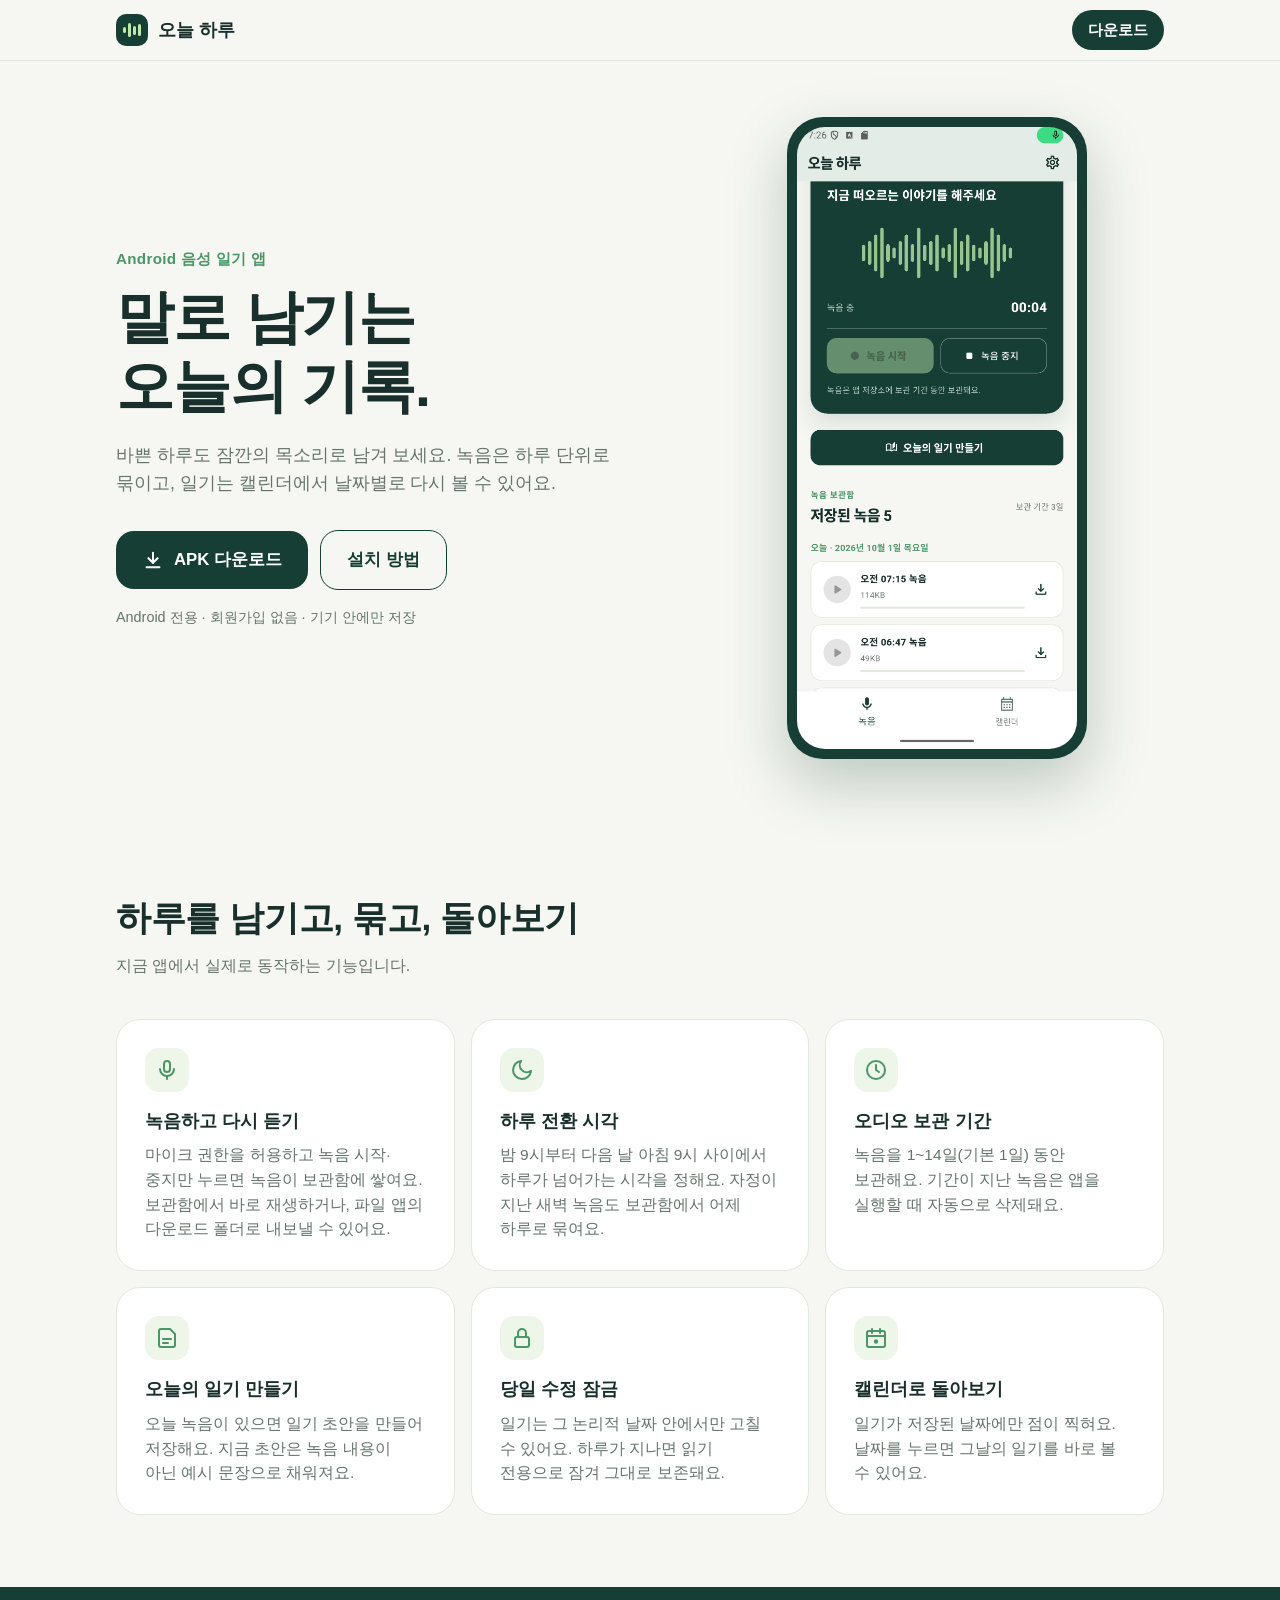
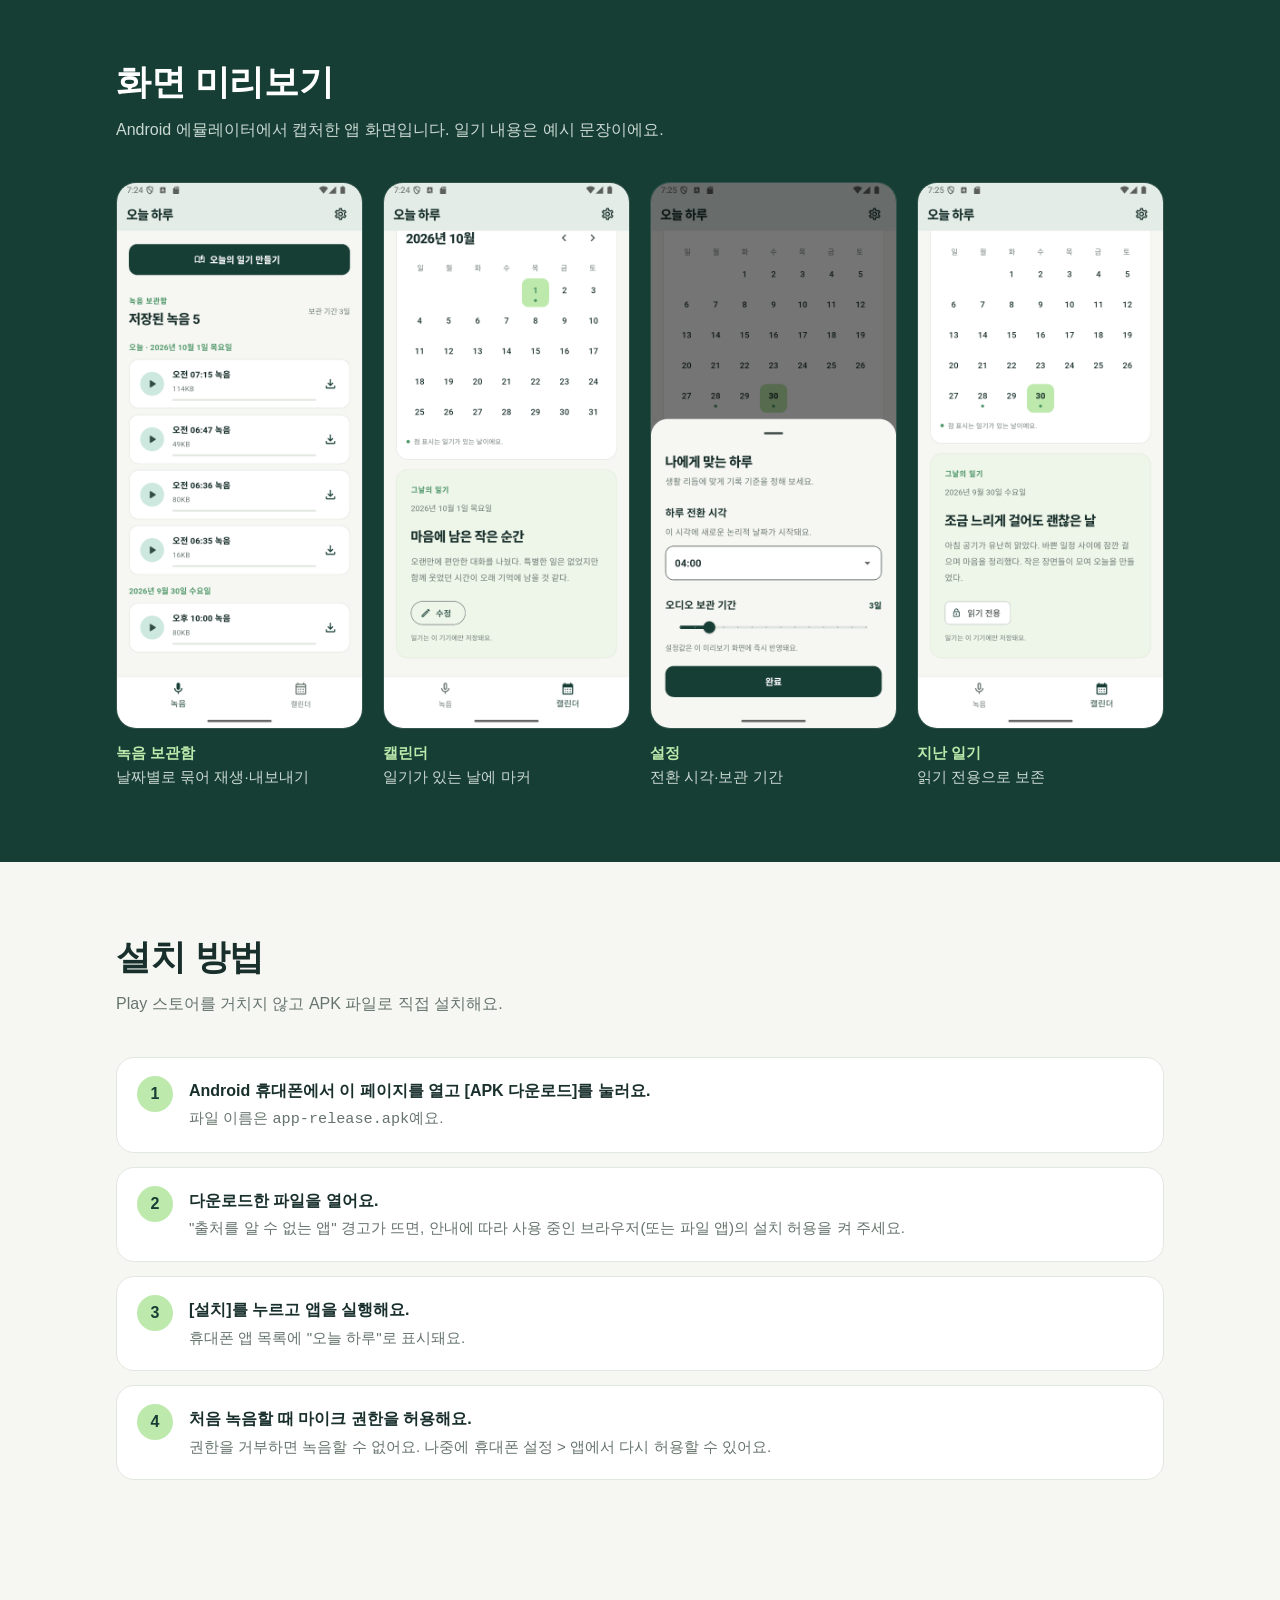
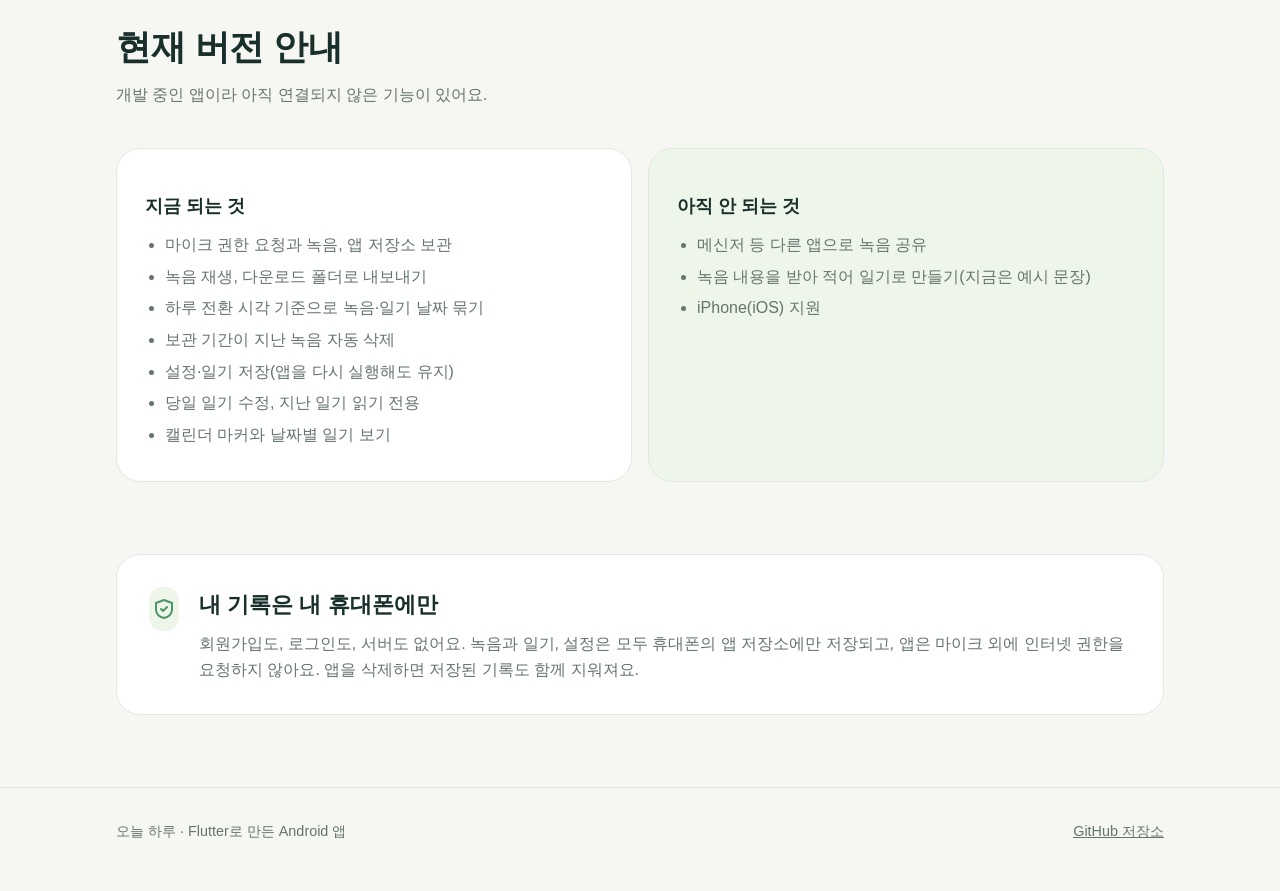
<file: site/index.html>
<!doctype html>
<html lang="ko">
<head>
  <meta charset="utf-8">
  <meta name="viewport" content="width=device-width, initial-scale=1">
  <title>오늘 하루 — 목소리로 남기는 하루 기록</title>
  <meta name="description" content="목소리로 하루를 녹음하고, 일기로 정리해 캘린더에서 돌아보는 Android 앱. 회원가입·서버 없이 기기 안에만 저장합니다.">
  <style>
    /* 앱 테마(lib/core/theme/app_theme.dart)와 같은 색상 */
    :root {
      --forest: #173E35;
      --background: #F6F7F2;
      --mint: #BDEAAC;
      --ink: #182F2B;
      --green: #4B9567;
      --soft-green: #EEF5E9;
      --muted: #66746D;
      --border: #E1E8DF;
      --surface: #FFFFFF;
      --radius: 24px;
      --max: 1080px;
    }
    * { box-sizing: border-box; }
    html { scroll-behavior: smooth; }
    [id] { scroll-margin-top: 76px; }
    body {
      margin: 0;
      background: var(--background);
      color: var(--ink);
      /* 외부 폰트 서버를 쓰지 않고 기기 기본 글꼴을 사용 */
      font-family: -apple-system, BlinkMacSystemFont, "Apple SD Gothic Neo", "Malgun Gothic", "Noto Sans KR", "Segoe UI", Roboto, sans-serif;
      line-height: 1.6;
      word-break: keep-all;
      overflow-wrap: break-word;
    }
    a { color: inherit; }
    img { max-width: 100%; height: auto; display: block; }
    .wrap { width: 100%; max-width: var(--max); margin: 0 auto; padding: 0 16px; }

    /* 상단 바 */
    header {
      position: sticky; top: 0; z-index: 10;
      background: rgba(246, 247, 242, 0.92);
      backdrop-filter: blur(8px);
      border-bottom: 1px solid var(--border);
    }
    header .wrap { display: flex; align-items: center; justify-content: space-between; height: 60px; }
    .brand { display: flex; align-items: center; gap: 10px; font-weight: 800; font-size: 1.15rem; text-decoration: none; }
    .brand-mark {
      width: 32px; height: 32px; border-radius: 10px; background: var(--forest);
      display: grid; place-items: center;
    }
    .brand-mark span { display: flex; gap: 2px; align-items: center; height: 14px; }
    .brand-mark i { width: 3px; background: var(--mint); border-radius: 2px; }
    .header-link {
      font-size: 0.95rem; font-weight: 700; text-decoration: none;
      padding: 8px 16px; border-radius: 999px; background: var(--forest); color: #fff;
    }

    /* 첫 화면 */
    .hero { padding: 56px 0 64px; }
    .hero .wrap { display: grid; gap: 40px; align-items: center; grid-template-columns: 1.1fr 0.9fr; }
    .eyebrow { color: var(--green); font-weight: 800; font-size: 0.95rem; letter-spacing: 0.02em; margin: 0 0 12px; }
    h1 { font-size: clamp(2.2rem, 6vw, 3.6rem); line-height: 1.2; margin: 0 0 20px; letter-spacing: -0.02em; }
    .lead { font-size: 1.1rem; color: var(--muted); margin: 0 0 32px; max-width: 32em; }
    .actions { display: flex; flex-wrap: wrap; gap: 12px; align-items: center; }
    .btn {
      display: inline-flex; align-items: center; gap: 10px; text-decoration: none;
      font-weight: 800; font-size: 1.05rem; padding: 16px 26px; border-radius: 18px;
    }
    .btn-primary { background: var(--forest); color: #fff; }
    .btn-primary:hover { background: #0f2c25; }
    .btn-ghost { border: 1.5px solid var(--forest); color: var(--forest); }
    .btn svg { width: 22px; height: 22px; }
    .note { color: var(--muted); font-size: 0.9rem; margin: 16px 0 0; }
    .phone {
      justify-self: center; width: 300px; max-width: 100%;
      border-radius: 36px; padding: 10px; background: var(--forest);
      box-shadow: 0 24px 60px rgba(23, 62, 53, 0.25);
    }
    .phone img { border-radius: 28px; }

    /* 섹션 공통 */
    section { padding: 72px 0; }
    .section-title { font-size: clamp(1.6rem, 4vw, 2.2rem); line-height: 1.3; margin: 0 0 12px; letter-spacing: -0.01em; }
    .section-lead { color: var(--muted); margin: 0 0 40px; max-width: 40em; }

    /* 기능 */
    .features { display: grid; gap: 16px; grid-template-columns: repeat(3, 1fr); }
    .card {
      background: var(--surface); border: 1px solid var(--border);
      border-radius: var(--radius); padding: 28px;
    }
    .card h3 { margin: 14px 0 8px; font-size: 1.15rem; }
    .card p { margin: 0; color: var(--muted); font-size: 0.97rem; }
    .icon {
      width: 44px; height: 44px; border-radius: 14px; background: var(--soft-green);
      display: grid; place-items: center; color: var(--green);
    }
    .icon svg { width: 24px; height: 24px; }

    /* 화면 미리보기 */
    .screens-section { background: var(--forest); color: #fff; }
    .screens-section .section-lead { color: #c9d8d1; }
    .screens { display: grid; gap: 20px; grid-template-columns: repeat(4, 1fr); }
    .screens figure { margin: 0; }
    .screens img { border-radius: 20px; border: 1px solid rgba(255, 255, 255, 0.12); }
    .screens figcaption { margin-top: 12px; font-size: 0.95rem; color: #c9d8d1; }
    .screens figcaption strong { display: block; color: var(--mint); }

    /* 설치 방법 */
    .steps { list-style: none; padding: 0; margin: 0; display: grid; gap: 14px; counter-reset: step; }
    .steps li {
      counter-increment: step; position: relative;
      background: var(--surface); border: 1px solid var(--border); border-radius: 18px;
      padding: 20px 20px 20px 72px;
    }
    .steps li::before {
      content: counter(step); position: absolute; left: 20px; top: 18px;
      width: 36px; height: 36px; border-radius: 50%; background: var(--mint); color: var(--forest);
      font-weight: 800; display: grid; place-items: center;
    }
    .steps strong { display: block; margin-bottom: 2px; }
    .steps span { color: var(--muted); font-size: 0.95rem; }

    /* 현재 상태 */
    .status { display: grid; gap: 16px; grid-template-columns: 1fr 1fr; }
    .status ul { margin: 12px 0 0; padding-left: 20px; color: var(--muted); }
    .status li { margin-bottom: 6px; }
    .status .card.limit { background: var(--soft-green); }

    /* 개인정보 */
    .privacy {
      display: flex; gap: 20px; align-items: flex-start;
      background: var(--surface); border: 1px solid var(--border); border-radius: var(--radius); padding: 32px;
    }
    .privacy h2 { margin: 0 0 8px; font-size: 1.4rem; }
    .privacy p { margin: 0; color: var(--muted); }

    footer { border-top: 1px solid var(--border); padding: 32px 0 48px; color: var(--muted); font-size: 0.9rem; }
    footer .wrap { display: flex; flex-wrap: wrap; gap: 12px; justify-content: space-between; }

    @media (max-width: 860px) {
      .hero { padding: 36px 0 48px; }
      .hero .wrap { grid-template-columns: 1fr; }
      .features { grid-template-columns: 1fr; }
      .screens { grid-template-columns: repeat(2, 1fr); }
      .status { grid-template-columns: 1fr; }
      section { padding: 56px 0; }
    }
    @media (max-width: 420px) {
      .btn { width: 100%; justify-content: center; }
      .privacy { flex-direction: column; padding: 24px; }
      .card { padding: 22px; }
    }
  </style>
</head>
<body>
  <header>
    <div class="wrap">
      <a class="brand" href="#">
        <span class="brand-mark" aria-hidden="true"><span><i style="height:6px"></i><i style="height:14px"></i><i style="height:9px"></i><i style="height:12px"></i></span></span>
        오늘 하루
      </a>
      <a class="header-link" href="#download">다운로드</a>
    </div>
  </header>

  <main>
    <section class="hero">
      <div class="wrap">
        <div>
          <p class="eyebrow">Android 음성 일기 앱</p>
          <h1>말로 남기는<br>오늘의 기록.</h1>
          <p class="lead">바쁜 하루도 잠깐의 목소리로 남겨 보세요. 녹음은 하루 단위로 묶이고, 일기는 캘린더에서 날짜별로 다시 볼 수 있어요.</p>
          <div class="actions" id="download">
            <a class="btn btn-primary" href="https://github.com/siren8170/codex-project/releases/latest/download/app-release.apk">
              <svg viewBox="0 0 24 24" fill="none" stroke="currentColor" stroke-width="2.2" stroke-linecap="round" stroke-linejoin="round" aria-hidden="true"><path d="M12 4v11"/><path d="m7 10 5 5 5-5"/><path d="M5 20h14"/></svg>
              APK 다운로드
            </a>
            <a class="btn btn-ghost" href="#install">설치 방법</a>
          </div>
          <p class="note">Android 전용 · 회원가입 없음 · 기기 안에만 저장</p>
        </div>
        <div class="phone">
          <img src="images/recording-in-progress.png" width="1080" height="2400" alt="녹음 중인 오늘 하루 앱 화면. 파형과 경과 시간, 녹음 중지 버튼, 녹음 보관함이 보인다.">
        </div>
      </div>
    </section>

    <section id="features">
      <div class="wrap">
        <h2 class="section-title">하루를 남기고, 묶고, 돌아보기</h2>
        <p class="section-lead">지금 앱에서 실제로 동작하는 기능입니다.</p>
        <div class="features">
          <article class="card">
            <div class="icon" aria-hidden="true"><svg viewBox="0 0 24 24" fill="none" stroke="currentColor" stroke-width="2" stroke-linecap="round" stroke-linejoin="round"><rect x="9" y="3" width="6" height="11" rx="3"/><path d="M5 11a7 7 0 0 0 14 0"/><path d="M12 18v3"/></svg></div>
            <h3>녹음하고 다시 듣기</h3>
            <p>마이크 권한을 허용하고 녹음 시작·중지만 누르면 녹음이 보관함에 쌓여요. 보관함에서 바로 재생하거나, 파일 앱의 다운로드 폴더로 내보낼 수 있어요.</p>
          </article>
          <article class="card">
            <div class="icon" aria-hidden="true"><svg viewBox="0 0 24 24" fill="none" stroke="currentColor" stroke-width="2" stroke-linecap="round" stroke-linejoin="round"><path d="M21 12.8A9 9 0 1 1 11.2 3a7 7 0 0 0 9.8 9.8z"/></svg></div>
            <h3>하루 전환 시각</h3>
            <p>밤 9시부터 다음 날 아침 9시 사이에서 하루가 넘어가는 시각을 정해요. 자정이 지난 새벽 녹음도 보관함에서 어제 하루로 묶여요.</p>
          </article>
          <article class="card">
            <div class="icon" aria-hidden="true"><svg viewBox="0 0 24 24" fill="none" stroke="currentColor" stroke-width="2" stroke-linecap="round" stroke-linejoin="round"><circle cx="12" cy="12" r="9"/><path d="M12 7v5l3 2"/></svg></div>
            <h3>오디오 보관 기간</h3>
            <p>녹음을 1~14일(기본 1일) 동안 보관해요. 기간이 지난 녹음은 앱을 실행할 때 자동으로 삭제돼요.</p>
          </article>
          <article class="card">
            <div class="icon" aria-hidden="true"><svg viewBox="0 0 24 24" fill="none" stroke="currentColor" stroke-width="2" stroke-linecap="round" stroke-linejoin="round"><path d="M4 5a2 2 0 0 1 2-2h9l5 5v11a2 2 0 0 1-2 2H6a2 2 0 0 1-2-2z"/><path d="M8 13h8M8 17h5"/></svg></div>
            <h3>오늘의 일기 만들기</h3>
            <p>오늘 녹음이 있으면 일기 초안을 만들어 저장해요. 지금 초안은 녹음 내용이 아닌 예시 문장으로 채워져요.</p>
          </article>
          <article class="card">
            <div class="icon" aria-hidden="true"><svg viewBox="0 0 24 24" fill="none" stroke="currentColor" stroke-width="2" stroke-linecap="round" stroke-linejoin="round"><rect x="5" y="11" width="14" height="10" rx="2"/><path d="M8 11V7a4 4 0 0 1 8 0v4"/></svg></div>
            <h3>당일 수정 잠금</h3>
            <p>일기는 그 논리적 날짜 안에서만 고칠 수 있어요. 하루가 지나면 읽기 전용으로 잠겨 그대로 보존돼요.</p>
          </article>
          <article class="card">
            <div class="icon" aria-hidden="true"><svg viewBox="0 0 24 24" fill="none" stroke="currentColor" stroke-width="2" stroke-linecap="round" stroke-linejoin="round"><rect x="3" y="5" width="18" height="16" rx="2"/><path d="M3 10h18M8 3v4M16 3v4"/><circle cx="12" cy="15.5" r="1.2" fill="currentColor"/></svg></div>
            <h3>캘린더로 돌아보기</h3>
            <p>일기가 저장된 날짜에만 점이 찍혀요. 날짜를 누르면 그날의 일기를 바로 볼 수 있어요.</p>
          </article>
        </div>
      </div>
    </section>

    <section class="screens-section" id="screens">
      <div class="wrap">
        <h2 class="section-title">화면 미리보기</h2>
        <p class="section-lead">Android 에뮬레이터에서 캡처한 앱 화면입니다. 일기 내용은 예시 문장이에요.</p>
        <div class="screens">
          <figure>
            <img src="images/record.png" width="1080" height="2400" loading="lazy" alt="녹음 탭. 오늘과 9월 30일로 묶인 녹음 보관함. 녹음마다 재생과 내보내기 버튼이 있다.">
            <figcaption><strong>녹음 보관함</strong>날짜별로 묶어 재생·내보내기</figcaption>
          </figure>
          <figure>
            <img src="images/calendar.png" width="1080" height="2400" loading="lazy" alt="캘린더 탭. 월 달력과 선택한 날짜의 일기.">
            <figcaption><strong>캘린더</strong>일기가 있는 날에 마커</figcaption>
          </figure>
          <figure>
            <img src="images/settings.png" width="1080" height="2400" loading="lazy" alt="설정 화면. 하루 전환 시각과 오디오 보관 기간 선택.">
            <figcaption><strong>설정</strong>전환 시각·보관 기간</figcaption>
          </figure>
          <figure>
            <img src="images/calendar-past.png" width="1080" height="2400" loading="lazy" alt="과거 날짜의 일기가 읽기 전용으로 표시된 화면.">
            <figcaption><strong>지난 일기</strong>읽기 전용으로 보존</figcaption>
          </figure>
        </div>
      </div>
    </section>

    <section id="install">
      <div class="wrap">
        <h2 class="section-title">설치 방법</h2>
        <p class="section-lead">Play 스토어를 거치지 않고 APK 파일로 직접 설치해요.</p>
        <ol class="steps">
          <li><strong>Android 휴대폰에서 이 페이지를 열고 [APK 다운로드]를 눌러요.</strong><span>파일 이름은 <code>app-release.apk</code>예요.</span></li>
          <li><strong>다운로드한 파일을 열어요.</strong><span>"출처를 알 수 없는 앱" 경고가 뜨면, 안내에 따라 사용 중인 브라우저(또는 파일 앱)의 설치 허용을 켜 주세요.</span></li>
          <li><strong>[설치]를 누르고 앱을 실행해요.</strong><span>휴대폰 앱 목록에 "오늘 하루"로 표시돼요.</span></li>
          <li><strong>처음 녹음할 때 마이크 권한을 허용해요.</strong><span>권한을 거부하면 녹음할 수 없어요. 나중에 휴대폰 설정 &gt; 앱에서 다시 허용할 수 있어요.</span></li>
        </ol>
      </div>
    </section>

    <section id="status">
      <div class="wrap">
        <h2 class="section-title">현재 버전 안내</h2>
        <p class="section-lead">개발 중인 앱이라 아직 연결되지 않은 기능이 있어요.</p>
        <div class="status">
          <div class="card">
            <h3>지금 되는 것</h3>
            <ul>
              <li>마이크 권한 요청과 녹음, 앱 저장소 보관</li>
              <li>녹음 재생, 다운로드 폴더로 내보내기</li>
              <li>하루 전환 시각 기준으로 녹음·일기 날짜 묶기</li>
              <li>보관 기간이 지난 녹음 자동 삭제</li>
              <li>설정·일기 저장(앱을 다시 실행해도 유지)</li>
              <li>당일 일기 수정, 지난 일기 읽기 전용</li>
              <li>캘린더 마커와 날짜별 일기 보기</li>
            </ul>
          </div>
          <div class="card limit">
            <h3>아직 안 되는 것</h3>
            <ul>
              <li>메신저 등 다른 앱으로 녹음 공유</li>
              <li>녹음 내용을 받아 적어 일기로 만들기(지금은 예시 문장)</li>
              <li>iPhone(iOS) 지원</li>
            </ul>
          </div>
        </div>
      </div>
    </section>

    <section id="privacy" style="padding-top:0">
      <div class="wrap">
        <div class="privacy">
          <div class="icon" aria-hidden="true"><svg viewBox="0 0 24 24" fill="none" stroke="currentColor" stroke-width="2" stroke-linecap="round" stroke-linejoin="round"><path d="M12 3 4 6v6c0 5 3.5 8 8 9 4.5-1 8-4 8-9V6z"/><path d="m9 12 2 2 4-4"/></svg></div>
          <div>
            <h2>내 기록은 내 휴대폰에만</h2>
            <p>회원가입도, 로그인도, 서버도 없어요. 녹음과 일기, 설정은 모두 휴대폰의 앱 저장소에만 저장되고, 앱은 마이크 외에 인터넷 권한을 요청하지 않아요. 앱을 삭제하면 저장된 기록도 함께 지워져요.</p>
          </div>
        </div>
      </div>
    </section>
  </main>

  <footer>
    <div class="wrap">
      <span>오늘 하루 · Flutter로 만든 Android 앱</span>
      <a href="https://github.com/siren8170/codex-project">GitHub 저장소</a>
    </div>
  </footer>
</body>
</html>
</file>
